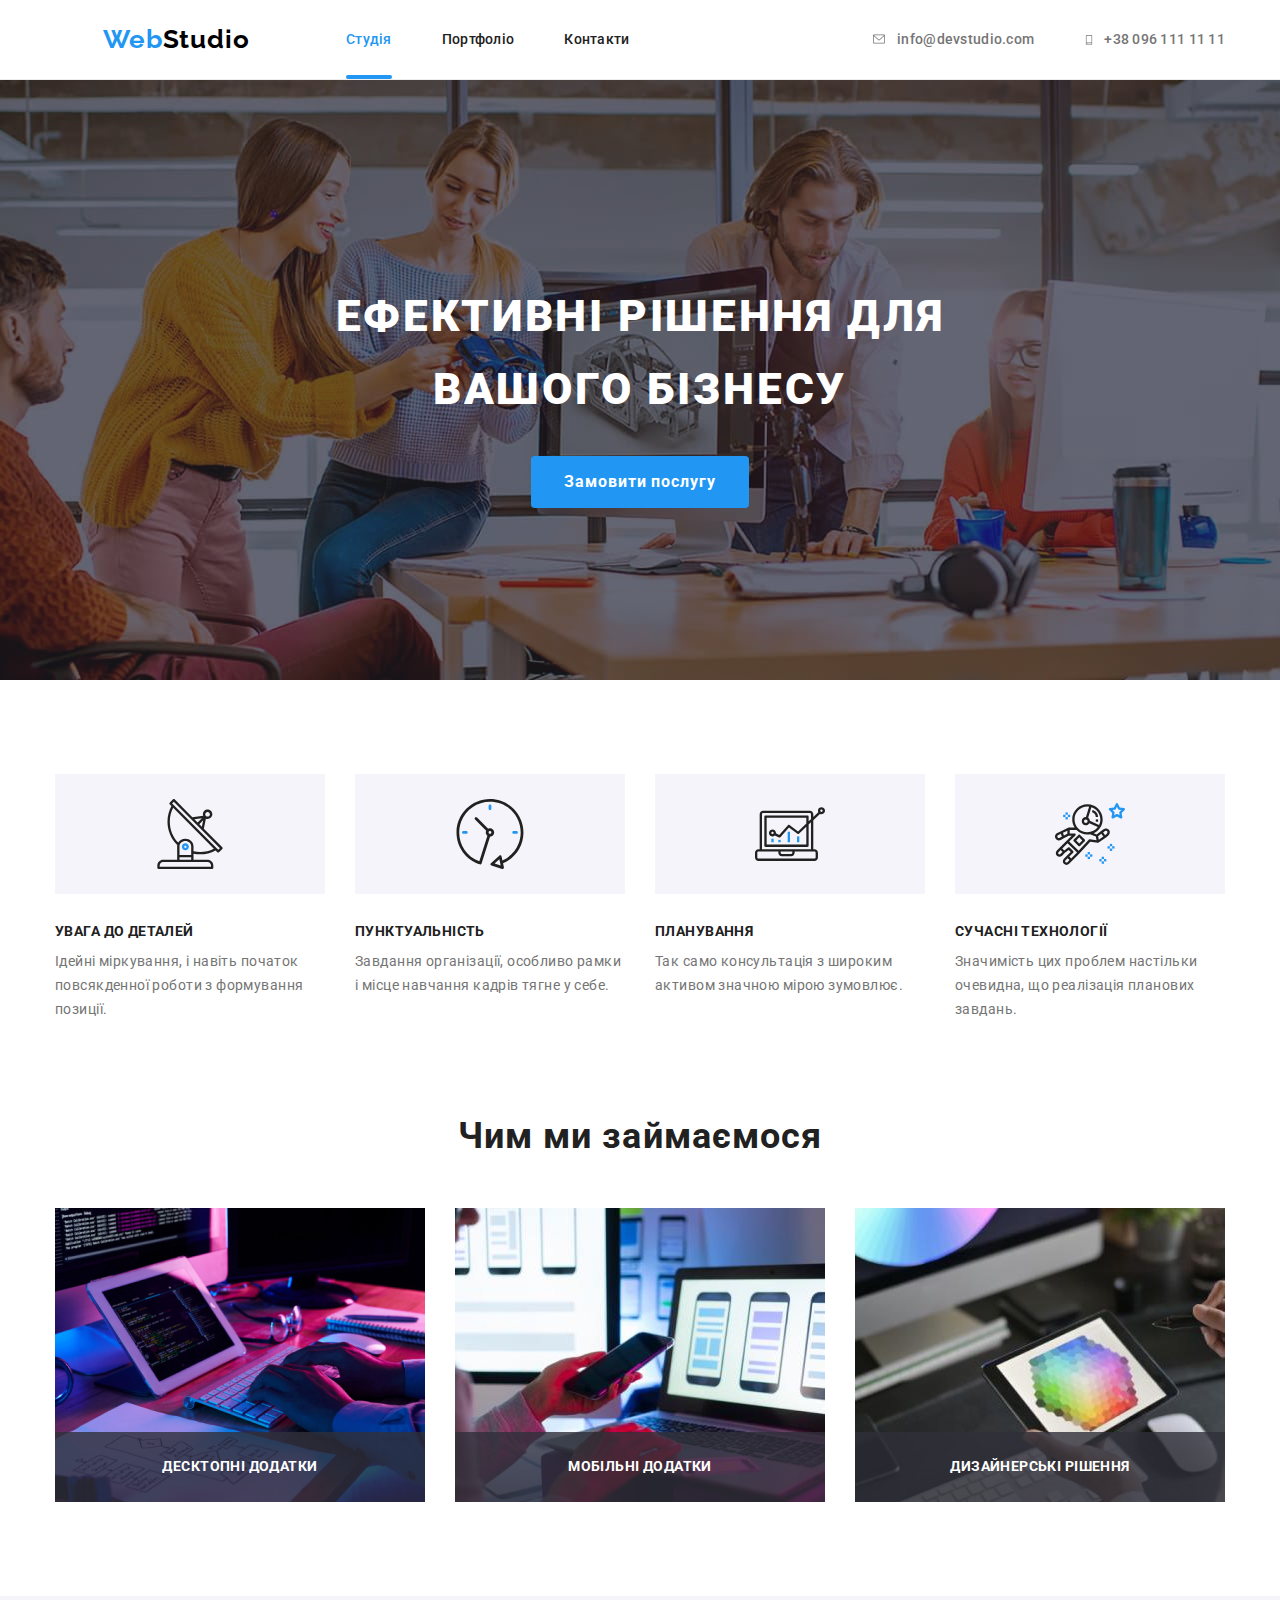
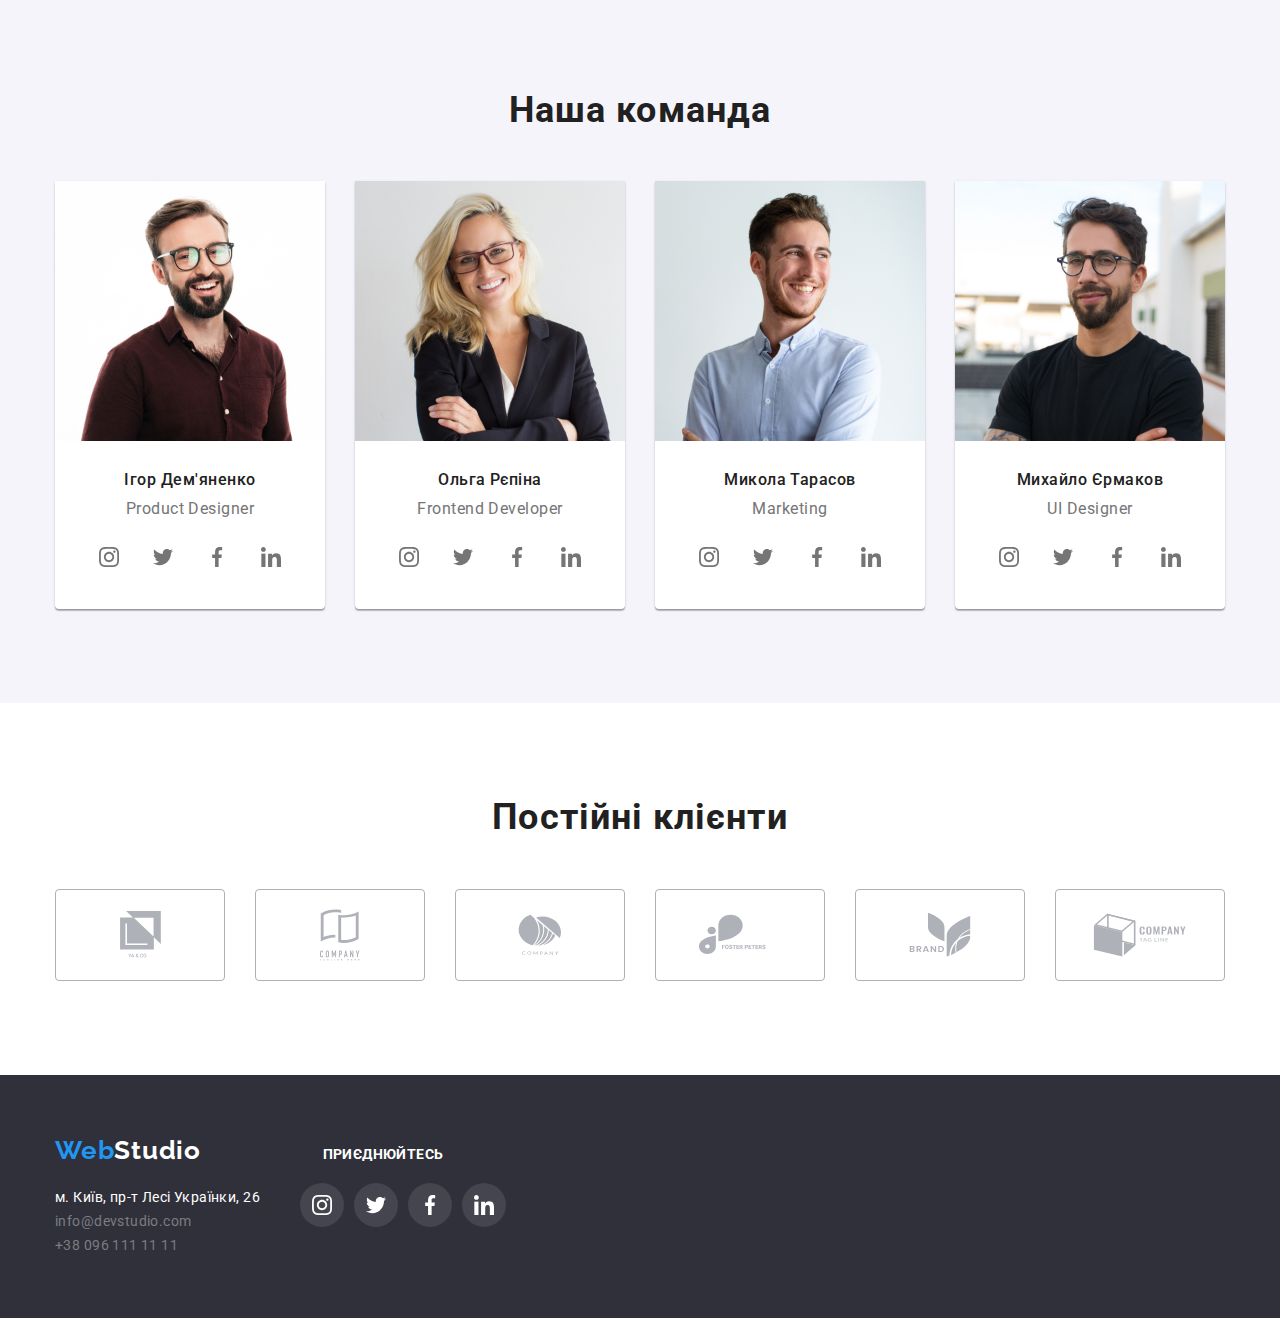
<file: index.html>
<!DOCTYPE html>
<html lang="uk">
  <head>
    <meta charset="UTF-8" />
    <meta http-equiv="X-UA-Compatible" content="IE=edge" />
    <meta name="viewport" content="width=device-width, initial-scale=1.0" />
    <title>webstudio</title>
<link rel="preconnect" href="https://fonts.googleapis.com">
<link rel="preconnect" href="https://fonts.gstatic.com" crossorigin>
<link href="https://fonts.googleapis.com/css2?family=Raleway:wght@700&family=Roboto:wght@400;500;900&display=swap"
  rel="stylesheet">
  <link rel="stylesheet" href="https://cdnjs.cloudflare.com/ajax/libs/modern-normalize/1.1.0/modern-normalize.min.css">
    <link rel="stylesheet" href="./css/style.css">
    
  </head>
  <body>
    <!-- headre -->
    <header class="header">
      <div class="conteiner-header">
       <nav class="navigation">
         <a class="logo" href="./index.html">Web<span class="logoheader">Studio</span></a>
         <ul class="list">
           <li><a class="link current" href="./index.html">Студія</a></li>
           <li><a class="link" href="./portfolio.html">Портфоліо</a></li>
           <li><a class="link" href="">Контакти</a></li>
         </ul>
       </nav>
       <div class="heder-contact">
       <ul class="list">
         <li> 
            <a class="item-header" href="mailto:info@devstudio.com">
              <svg class="icon-contact" width="16" height="12">
                <use href="./images/icons.svg#icon-envelope"></use>
              </svg>
             info@devstudio.com
            </a>
          </li>
         <li><a class="item-header" href="tel:+380961111111">
            <svg class="icon-contact" width="10" height="16">
              <use href="./images/icons.svg#icon-smartphone"></use>
            </svg> +38 096 111 11 11</a>
         </li>
       </ul>
       </div>
      </div>
    </header>
    <main>
<!-- hero -->
      <section class="hero-section">
        <div class="hero-conteiner">
         <h1 class="hero-title">Ефективні рішення для <br> вашого бізнесу</h1>
         <button class="button" type="button" data-modal-open>
          Замовити послугу
         </button>
        </div>
      </section>
<!-- benefits -->
      <section>
        <div class="conteiner">
          <h2 class="visually-hidden">benefits</h2>
         <ul class="list-benefits">

            <li>
              <div class="conteiner-icon">
                <svg width="70" height="70">
                  <use href="./images/icons.svg#icon-antenna"></use>
                </svg>
              </div>
              <h3 class="title-benefits">Увага до деталей</h3>
              <p class="discr-benefits">
                Ідейні міркування, і навіть початок повсякденної роботи з формування позиції.
              </p>
            </li>

            <li>
              <div class="conteiner-icon">
                <svg width="70" height="70">
                  <use href="./images/icons.svg#icon-clock"></use>
                </svg>
              </div>
              <h3 class="title-benefits">Пунктуальність</h3>
              <p class="discr-benefits">
                 Завдання організації, особливо рамки і місце навчання кадрів тягне у себе.
              </p>
            </li>

            <li>
              <div class="conteiner-icon">
                <svg width="70" height="70">
                  <use href="./images/icons.svg#icon-diagram"></use>
                </svg>
              </div>
              <h3 class="title-benefits">Планування</h3>
              <p class="discr-benefits">
                Так само консультація з широким активом значною мірою зумовлює.
              </p>
            </li>

            <li>
              <div class="conteiner-icon">
                <svg width="70" height="70">
                  <use href="./images/icons.svg#icon-astronaut"></use>
                </svg>
              </div>
              <h3 class="title-benefits">Сучасні технології</h3>
              <p class="discr-benefits">
                Значимість цих проблем настільки очевидна, що реалізація планових
                завдань.
              </p>
            </li>
         </ul>
        </div>
      </section>
<!-- about -->
      <section> 
        <div class="conteiner-about">
         <h2 class="title-about"> Чим ми займаємося</h2>
         <ul class="list-about">
          <li class="item-about"> 
          <img src="./images/komputer.jpg" alt="компютер" width="370">
          <div class="discr-about-title">
          <p class="discr-about">Десктопні додатки</p>
          </div>
          </li>
          <li class="item-about"> 
            <img src="./images/telefon.jpg" alt="телефон " width="370">
            <div class="discr-about-title">
              <p class="discr-about">Мобільні додатки</p>
            </div>
          </li>
          <li class="item-about"> 
            <img src="./images/laptop.jpg" alt="планшет " width="370">
            <div class="discr-about-title">
              <p class="discr-about">Дизайнерські рішення</p>
            </div>
          </li>
         </ul>
        </div>
      </section>
<!-- comand -->
      <section class="comand">
        <div class="conteiner">
         <h2 class="title-comand"> Наша команда</h2>
         <ul class="list-comand">

         <li>
          <div class="card-comand">
             <a href="">
             <img class="comand-pfoto" src="./images/ChristopherWalker.jpg" alt="фото учасника команди" width="270">
             </a>
           <h3 class="name-comand">Ігор Дем'яненко</h3>
           <p class="discr-comand">Product Designer</p>

           <ul class="list-ss">

             <li class="item-ss">
                <a class="link-ss" href="#">
                 <svg width="20" height="20">
                   <use href="./images/icons.svg#icon-instagram"></use>
                 </svg>
                </a>
             </li>

             <li class="item-ss">
                <a class="link-ss" href="#">
                  <svg width="20" height="20">
                    <use href="./images/icons.svg#icon-twitter"></use>
                  </svg>
                </a>
             </li>

             <li class="item-ss">
               <a class="link-ss" href="#">
                 <svg width="20" height="20">
                   <use href="./images/icons.svg#icon-facebook"></use>
                 </svg>
               </a>
              </li>

             <li class="item-ss">
                <a class="link-ss" href="#">
                  <svg width="20" height="20">
                    <use href="./images/icons.svg#icon-linkedin"></use>
                  </svg>
                </a>
             </li>
           </ul>
         </div>
         </li>

         <li>
           <div class="card-comand">
              <a href="">
               <img class="comand-pfoto" src="./images/KylieEvans.jpg" alt="фото учасника команди" width="270">
              </a>
              <h3 class="name-comand">Ольга Рєпіна</h3>
              <p class="discr-comand">Frontend Developer</p>

              <ul class="list-ss">
                <li class="item-ss">
                  <a class="link-ss" href="#">
                    <svg width="20" height="20">
                      <use href="./images/icons.svg#icon-instagram"></use>
                    </svg>
                  </a>
                </li>

                <li class="item-ss">
                  <a class="link-ss" href="#">
                    <svg width="20" height="20">
                      <use href="./images/icons.svg#icon-twitter"></use>
                    </svg>
                  </a>
                </li>

                <li class="item-ss">
                  <a class="link-ss" href="#">
                    <svg width="20" height="20">
                      <use href="./images/icons.svg#icon-facebook"></use>
                    </svg>
                  </a>
                </li>

                <li class="item-ss">
                  <a class="link-ss" href="#">
                    <svg width="20" height="20">
                      <use href="./images/icons.svg#icon-linkedin"></use>
                    </svg>
                  </a>
                </li>
              </ul>
            </div>
         </li>

         <li>
           <div class="card-comand">
              <a href="">
               <img class="comand-pfoto" src="./images/RyanHarris.jpg" alt="фото учасника команди" width="270">
              </a>
              <h3 class="name-comand">Микола Тарасов</h3>
              <p class="discr-comand">Marketing</p>

              <ul class="list-ss">
                <li class="item-ss">
                  <a class="link-ss" href="#">
                    <svg width="20" height="20">
                      <use href="./images/icons.svg#icon-instagram"></use>
                    </svg>
                  </a>
                </li>

                <li class="item-ss">
                  <a class="link-ss" href="#">
                    <svg width="20" height="20">
                      <use href="./images/icons.svg#icon-twitter"></use>
                    </svg>
                  </a>
                </li>

                <li class="item-ss">
                  <a class="link-ss" href="#">
                    <svg width="20" height="20">
                      <use href="./images/icons.svg#icon-facebook"></use>
                    </svg>
                  </a>
                </li>

                <li class="item-ss">
                  <a class="link-ss" href="#">
                    <svg width="20" height="20">
                      <use href="./images/icons.svg#icon-linkedin"></use>
                    </svg>
                  </a>
                </li>
              </ul>
           </div>
         </li>

         <li>
           <div class="card-comand">
             <a href="">
              <img class="comand-pfoto" src="./images/TyleMoore.jpg" alt="фото учасника команди" width="270">
             </a>
             <h3 class="name-comand">Михайло Єрмаков</h3>
             <p class="discr-comand">UI Designer</p>

            <ul class="list-ss">
              <li class="item-ss">
                <a class="link-ss" href="#">
                  <svg width="20" height="20">
                    <use href="./images/icons.svg#icon-instagram"></use>
                  </svg>
                </a>
              </li>

              <li class="item-ss">
                <a class="link-ss" href="#">
                  <svg width="20" height="20">
                    <use href="./images/icons.svg#icon-twitter"></use>
                  </svg>
                </a>
              </li>

              <li class="item-ss">
                <a class="link-ss" href="#">
                  <svg width="20" height="20">
                    <use href="./images/icons.svg#icon-facebook"></use>
                  </svg>
                </a>
              </li>

              <li class="item-ss">
                <a class="link-ss" href="#">
                  <svg width="20" height="20">
                    <use href="./images/icons.svg#icon-linkedin"></use>
                  </svg>
                </a>
              </li>
            </ul>
           </div>
         </li>

         </ul>
        </div>
      </section>
<!-- clients -->
      <section>
        <div class="conteiner">
           <h2 class="title-clients">Постійні клієнти</h2>
           <ul class="list-clients">
             <li class="item-clients">
               <a class="link-clients" href="#"> 
               <svg width="41" height="46.7">
                 <use href="./images/icons.svg#icon-ya"></use>
               </svg>
               </a>
             </li>

            <li class="item-clients">
              <a class="link-clients" href="#">
                <svg width="40" height="52">
                  <use href="./images/icons.svg#icon-tagline-here"></use>
                </svg>
              </a>
            </li>

            <li class="item-clients">
              <a class="link-clients" href="#">
                <svg width="43.46" height="41.18">
                  <use href="./images/icons.svg#icon-company"></use>
                </svg>
              </a>
            </li>

            <li class="item-clients">
              <a class="link-clients" href="#">
                <svg width="84.44" height="40.62">
                  <use href="./images/icons.svg#icon-foster"></use>
                </svg>
              </a>
            </li>

            <li class="item-clients">
              <a class="link-clients" href="#">
                <svg width="62.54" height="45.43">
                  <use href="./images/icons.svg#icon-brand"></use>
                </svg>
              </a>
            </li>

            <li class="item-clients">
              <a class="link-clients" href="#">
                <svg width="93.79" height="43.93">
                  <use href="./images/icons.svg#icon-tag-line"></use>
                </svg>
              </a>
            </li>
           </ul>
        </div>    
      </section>

    </main>
    <!-- footer -->
    <footer class="footer">
      <div class="conteiner-footer">
        <div> 
          <a class="logo" href="./index.html">Web<span class="logofooter">Studio</span></a>
          <div class="conteiner-address">
           <address>  
             <a class="adress" href="https://goo.gl/maps/nomMpyDYktcrUSkX7" target="_blank"
              rel="noopener noreferrer nofollow">м. Київ, пр-т Лесі Українки, 26</a>
             <ul class="list-footer">
              <li><a class="mail-footer" href="mailto:info@devstudio.com"> info@devstudio.com</a></li>
              <li><a class="tel-footer" href="tel:+380961111111"> +38 096 111 11 11</a></li>
             </ul>
           </address>
          </div>
        </div>
        <div>
          <h2 class="title-footer-link">приєднюйтесь</h2>
          <ul class="footer-list-ss">
            <li class="footer-item-ss">
              <a class="footer-link-ss" href="#">
                <svg width="20" height="20">
                  <use href="./images/icons.svg#icon-instagram"></use>
                </svg>
              </a>
            </li>

            <li class="footer-item-ss">
              <a class="footer-link-ss" href="#">
                <svg width="20" height="20">
                  <use href="./images/icons.svg#icon-twitter"></use>
                </svg>
              </a>
            </li>

            <li class="footer-item-ss">
              <a class="footer-link-ss" href="#">
                <svg width="20" height="20">
                  <use href="./images/icons.svg#icon-facebook"></use>
                </svg>
              </a>
            </li>

            <li class="footer-item-ss">
              <a class="footer-link-ss" href="#">
                <svg width="20" height="20">
                  <use href="./images/icons.svg#icon-linkedin"></use>
                </svg>
              </a>
            </li>
        </div>
      </div>
    </footer>
    <div class="backdrop is-hidden" data-modal>
      <div class="modal">
        <button class="close" type="button" data-modal-close> 
        <svg class="icon-close"  width="18" height="18">
          <use  href="./images/icons.svg#icon-close"  ></use>
        </svg>  
        </button>
      </div>
    </div>
    <script src="./js/modal.js"></script>
  </body>
  

  
</html>
</file>
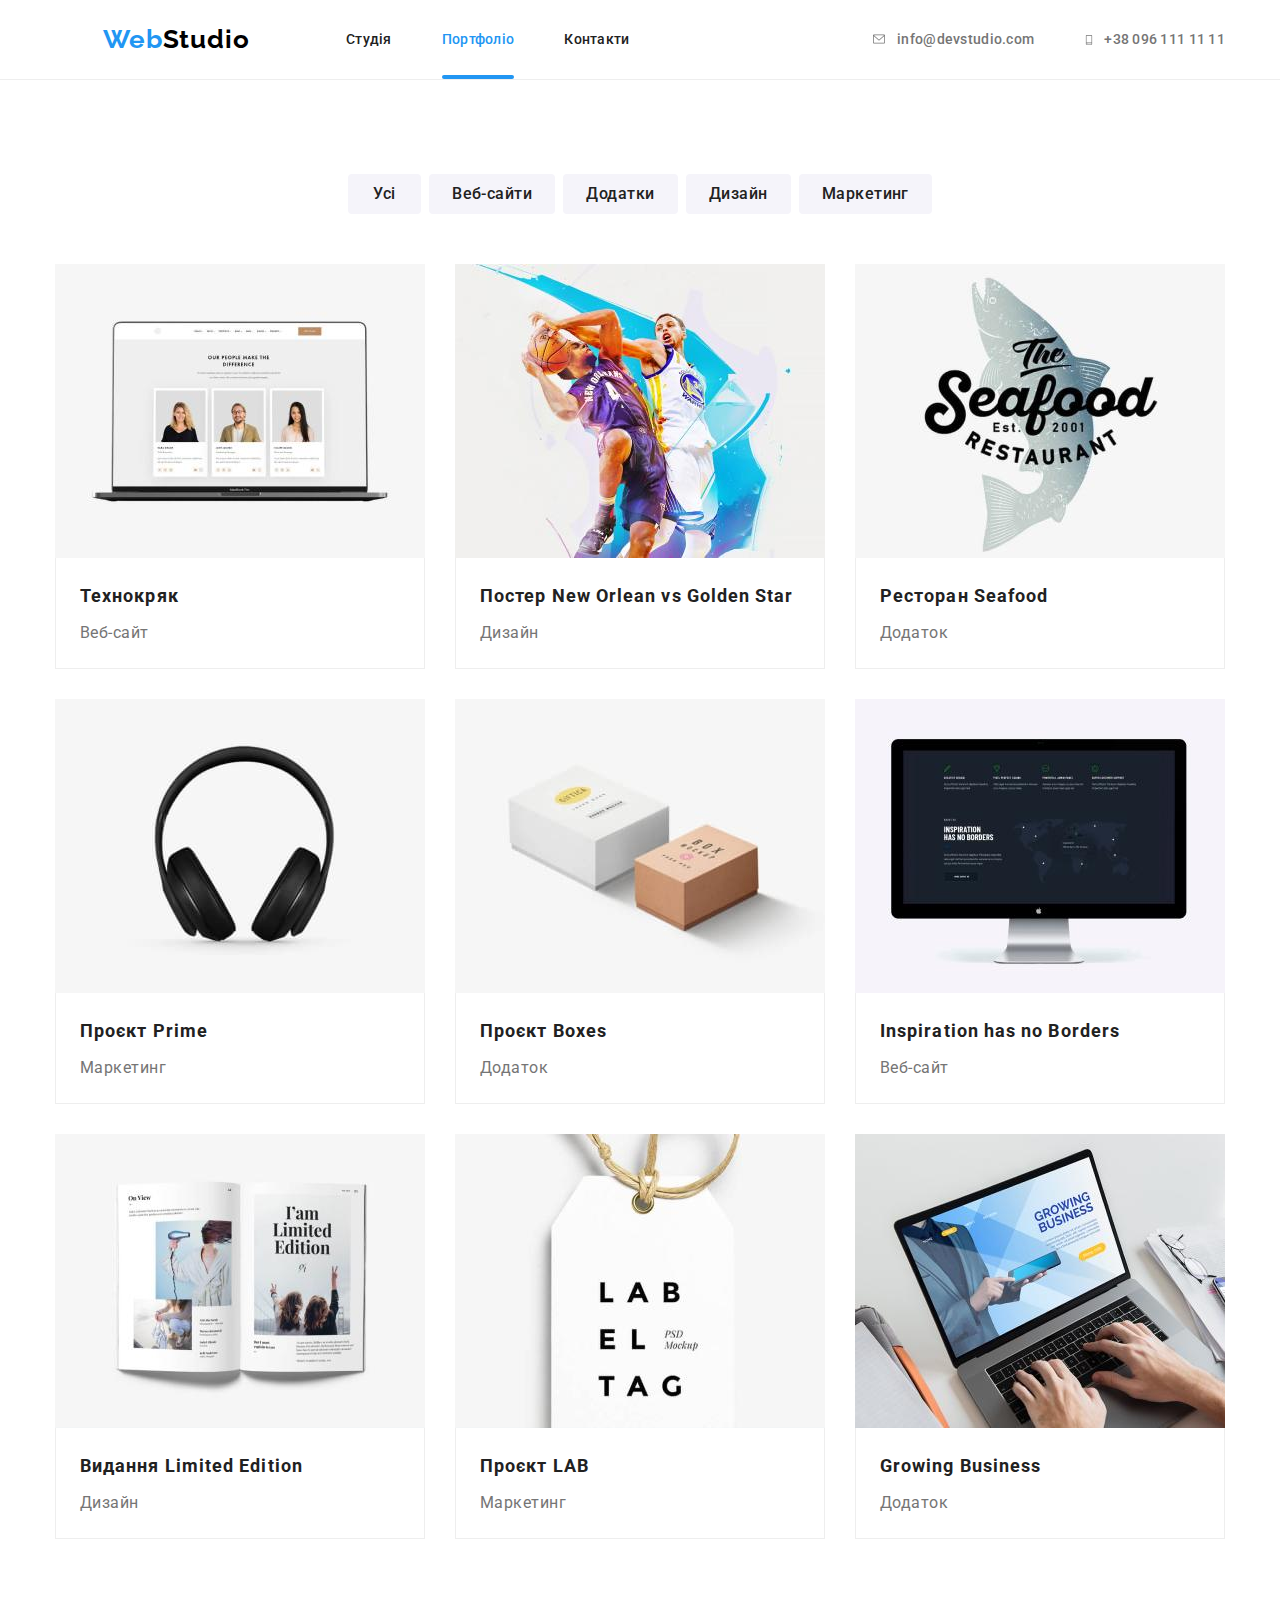
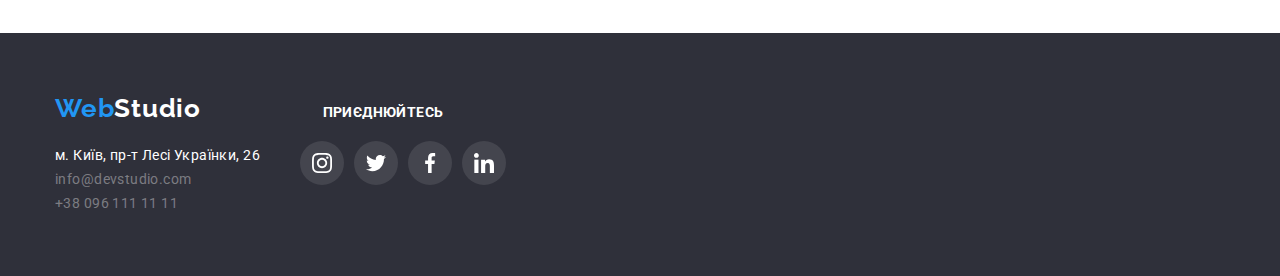
<file: portfolio.html>
<!DOCTYPE html>
<html lang="uk">
<head>
    <meta charset="UTF-8">
    <meta http-equiv="X-UA-Compatible" content="IE=edge">
    <meta name="viewport" content="width=device-width, initial-scale=1.0">
    <title>Document</title>
    <link rel="preconnect" href="https://fonts.googleapis.com">
    <link rel="preconnect" href="https://fonts.gstatic.com" crossorigin>
    <link href="https://fonts.googleapis.com/css2?family=Raleway:wght@700&family=Roboto:wght@400;500;900&display=swap"
      rel="stylesheet">
      <link rel="stylesheet" href="https://cdnjs.cloudflare.com/ajax/libs/modern-normalize/1.1.0/modern-normalize.min.css">
    <link rel="stylesheet" href="./css/style.css">
</head>
<body>
  <!-- header -->
    <header class="header">
      <div class="conteiner-header">
        <nav class="navigation">
          <a class="logo" href="./index.html">Web<span class="logoheader">Studio</span></a>
          <ul class="list">
            <li><a class="link" href="./index.html">Студія</a></li>
            <li><a class="link current" href="./portfolio.html">Портфоліо</a></li>
            <li><a class="link" href="">Контакти</a></li>
          </ul>
        </nav>
        <div class="heder-contact">
          <ul class="list">
            <li>
              <a class="item-header" href="mailto:info@devstudio.com">
                <svg class="icon-contact" width="16" height="12">
                  <use href="./images/icons.svg#icon-envelope"></use>
                </svg>
                info@devstudio.com
              </a>
            </li>
            <li><a class="item-header" href="tel:+380961111111">
                <svg class="icon-contact" width="10" height="16">
                  <use href="./images/icons.svg#icon-smartphone"></use>
                </svg> +38 096 111 11 11</a>
            </li>
          </ul>
        </div>
      </div>
    </header>

  <main>
<!-- portfolio -->
        <section>
          <div class="conteiner">
            <h1 class="visually-hidden">projects</h1>
            <ul class="list-filtr">
                <li > <button class="button-filtr" type="button">Усі</button></li>
                <li> <button class="button-filtr" type="button">Веб-сайти</button></li>
                <li> <button class="button-filtr" type="button">Додатки</button></li>
                <li> <button class="button-filtr" type="button">Дизайн</button></li>
                <li> <button class="button-filtr" type="button">Маркетинг</button></li>
            </ul>
            <ul class="list-projects">
                <li class="project-item">
                  <div class="card-project">
                    
                    <a class="card-content" href="#">
                    <div class="thumb">
                     <img  src="./images/portfolioweb.jpg"
                      alt="ноутбук" width="370" > 
                        <div class="overlay">
                        
                          <p class="overlay-discr">Ресурс пропонує
                            комплексні пропозиції з різним рівнем
                            функціоналу та сервісів.
                            Все це дозволить відвідувачу отримати
                            вичерпні відомості про компанію чи приватну особу.
                          </p>
                        </div>
                    </div>
          
                    </div>
                     <div class="card-project-discr">
                       <h2  class="card-title">Технокряк</h2>
                       <p class="card-discr">Веб-сайт</p>
                      </div>
                    </a>
                  </li>

                  <li class="project-item">
                    <div class="card-project">
                      <a class="card-content" href="#">
                        <div class="thumb">
                         <img src="./images/poster.jpg" alt="баскетболісти" width="370">
                        
                         <div class="overlay">
                        
                            <p class="overlay-discr">Ресурс пропонує
                              комплексні пропозиції з різним рівнем
                              функціоналу та сервісів.
                              Все це дозволить відвідувачу отримати
                              вичерпні відомості про компанію чи приватну особу.
                            </p>
                         </div>
                        </div>

                       <div class="card-project-discr">
                         <h2 class="card-title">Постер New Orlean vs Golden Star</h2>
                         <p class="card-discr">Дизайн</p>
                       </div>
                      </a>
                    </div>
                  </li>

                  <li class="project-item">
                    <div class="card-project">
                      <a class="card-content" href="#">
                        <div class="thumb">
                          <img src="./images/restoran.jpg" alt="постерресторана" width="370">
                          <div class="overlay">
                            <p class="overlay-discr">Ресурс пропонує
                              комплексні пропозиції з різним рівнем
                              функціоналу та сервісів.
                              Все це дозволить відвідувачу отримати
                              вичерпні відомості про компанію чи приватну особу.
                            </p>
                          </div>
                        </div>
                          <div class="card-project-discr">
                            <h2 class="card-title">Ресторан Seafood</h2>
                            <p class="card-discr">Додаток</p>
                          </div>
                      </a>
                    </div>

                  </li>
                  <li class="project-item">
                    <div class="card-project">
                      <a class="card-content" href="#">
                        <div class="thumb">
                         <img src="./images/prime.jpg" alt="навушники" width="370">
                        
                         <div class="overlay">
                        
                           <p class="overlay-discr">Ресурс пропонує
                             комплексні пропозиції з різним рівнем
                             функціоналу та сервісів.
                             Все це дозволить відвідувачу отримати
                             вичерпні відомості про компанію чи приватну особу.
                           </p>
                          </div>
                        </div>

                       <div class="card-project-discr">
                         <h2 class="card-title">Проєкт Prime</h2>
                         <p class="card-discr">Маркетинг</p>
                       </div>
                      </a>
                    </div>
                  </li>

                  <li class="project-item">
                    <div class="card-project">
                      <a class="card-content" href="#">
                        <div class="thumb">
                          <img src="./images/box.jpg" alt="дві коробки" width="370">
                          <div class="overlay">
                            
                            <p class="overlay-discr">Ресурс пропонує
                              комплексні пропозиції з різним рівнем
                              функціоналу та сервісів.
                              Все це дозволить відвідувачу отримати
                              вичерпні відомості про компанію чи приватну особу.
                            </p>
                           </div>
                        </div>

                       <div class="card-project-discr">
                         <h2 class="card-title">Проєкт Boxes</h2>
                         <p class="card-discr">Додаток</p>
                       </div>
                      </a>
                    </div>
                  </li>

                  <li class="project-item">
                    <div class="card-project">
                      <a class="card-content" href="#">
                        <div class="thumb">
                         <img src="./images/inspiration.jpg" alt="ноутбук" width="370">

                         <div class="overlay">
                         
                           <p class="overlay-discr">Ресурс пропонує
                             комплексні пропозиції з різним рівнем
                             функціоналу та сервісів.
                             Все це дозволить відвідувачу отримати
                             вичерпні відомості про компанію чи приватну особу.
                           </p>
                         </div>
                        </div>

                       <div class="card-project-discr">
                         <h2 class="card-title">Inspiration has no Borders</h2>
                         <p class="card-discr">Веб-сайт</p>
                       </div>
                      </a>
                    </div>
                  </li>

                  <li class="project-item">
                    <div class="card-project">
                      <a class="card-content" href="#">
                        <div class="thumb">
                          <img src="./images/limitededition.jpg" alt="книга" width="370">

                          <div class="overlay">
                          
                            <p class="overlay-discr">Ресурс пропонує
                              комплексні пропозиції з різним рівнем
                              функціоналу та сервісів.
                              Все це дозволить відвідувачу отримати
                              вичерпні відомості про компанію чи приватну особу.
                            </p>
                          </div>
                        </div>

                       <div class="card-project-discr">
                         <h2 class="card-title">Видання Limited Edition</h2>
                         <p class="card-discr">Дизайн</p>
                       </div>
                      </a>
                    </div>
                  </li>

                  <li class="project-item">
                    <div class="card-project">
                      <a class="card-content" href="#">
                        <div class="thumb">
                           <img src="./images/lab.jpg" alt="лейба" width="370">

                          <div class="overlay">
                          
                            <p class="overlay-discr">Ресурс пропонує
                              комплексні пропозиції з різним рівнем
                              функціоналу та сервісів.
                              Все це дозволить відвідувачу отримати
                              вичерпні відомості про компанію чи приватну особу.
                            </p>
                          </div>
                        </div>

                       <div class="card-project-discr">
                         <h2 class="card-title">Проєкт LAB</h2>
                         <p class="card-discr">Маркетинг</p>
                       </div>
                      </a>
                    </div>
                  </li>

                  <li class="project-item">
                    <div class="card-project">
                      <a class="card-content" href="#">
                        <div class="thumb">
                          <img src="./images/growing.jpg" alt="ноутбук" width="370">

                         <div class="overlay">
                         
                           <p class="overlay-discr">Ресурс пропонує
                             комплексні пропозиції з різним рівнем
                             функціоналу та сервісів.
                             Все це дозволить відвідувачу отримати
                             вичерпні відомості про компанію чи приватну особу.
                           </p>
                         </div>
                        </div>

                       <div class="card-project-discr">
                        <h2 class="card-title">Growing Business</h2>
                        <p class="card-discr">Додаток</p>
                       </div>
                      </a>
                    </div>
                  </li>
            </ul>
            </div>
        </section>
    </main>
    <!-- footer -->
    <footer class="footer">
      <div class="conteiner-footer">
        <div>
          <a class="logo" href="./index.html">Web<span class="logofooter">Studio</span></a>
          <div class="conteiner-address">
            <address>
              <a class="adress" href="https://goo.gl/maps/nomMpyDYktcrUSkX7" target="_blank"
                rel="noopener noreferrer nofollow">м. Київ, пр-т Лесі Українки, 26</a>
              <ul class="list-footer">
                <li><a class="mail-footer" href="mailto:info@devstudio.com"> info@devstudio.com</a></li>
                <li><a class="tel-footer" href="tel:+380961111111"> +38 096 111 11 11</a></li>
              </ul>
            </address>
          </div>
        </div>
        <div>
          <h2 class="title-footer-link">приєднюйтесь</h2>
          <ul class="footer-list-ss">
            <li class="footer-item-ss">
              <a class="footer-link-ss" href="#">
                <svg width="20" height="20">
                  <use href="./images/icons.svg#icon-instagram"></use>
                </svg>
              </a>
            </li>
            <li class="footer-item-ss">
              <a class="footer-link-ss" href="#">
                <svg width="20" height="20">
                  <use href="./images/icons.svg#icon-twitter"></use>
                </svg>
              </a>
            </li>
            <li class="footer-item-ss">
              <a class="footer-link-ss" href="#">
                <svg width="20" height="20">
                  <use href="./images/icons.svg#icon-facebook"></use>
                </svg>
              </a>
            </li>
            <li class="footer-item-ss">
              <a class="footer-link-ss" href="#">
                <svg width="20" height="20">
                  <use href="./images/icons.svg#icon-linkedin"></use>
                </svg>
              </a>
            </li>
        </div>
      </div>
    </footer>
  </body>
</html>
</file>
<file: css/style.css>
/* @font-face { */
    /* font-family: 'Raleway'; */
    /* font-style: normal; */
    /* font-weight: 700; */
    /* src: local('Raleway'), */
        /* url('../fonts/raleway-v28-latin-700.woff2') format('woff2'), */
/*         */
        /* url('../fonts/raleway-v28-latin-700.woff') format('woff'); */
   /* }     */

    /* @font-face { */
        /* font-family: 'Roboto'; */
        /* font-style: normal; */
        /* font-weight: 400; */
        /* src: local('Roboto'), */
            /* url('../fonts/roboto-v30-latin-regular.woff2') format('woff2'), */
            
            /* url('../fonts/roboto-v30-latin-regular.woff') format('woff'); */
        
    /* } */
/*  */
   
    /* @font-face { */
        /* font-family: 'Roboto'; */
        /* font-style: normal; */
        /* font-weight: 500; */
        /* src: local('Roboto'), */
            /* url('../fonts/roboto-v30-latin-500.woff2') format('woff2'), */
            
            /* url('../fonts/roboto-v30-latin-500.woff') format('woff'); */
        /* Chrome 6+, Firefox 3.6+, IE 9+, Safari 5.1+ */
    /* } */
/*  */
   
    /* @font-face { */
        /* font-family: 'Roboto'; */
        /* font-style: normal; */
        /* font-weight: 700; */
        /* src: local('Roboto'), */
            /* url('../fonts/roboto-v30-latin-700.woff2') format('woff2'), */
            /* Chrome 26+, Opera 23+, Firefox 39+ */
            /* url('../fonts/roboto-v30-latin-700.woff') format('woff'); */
        /* Chrome 6+, Firefox 3.6+, IE 9+, Safari 5.1+ */
    /* } */
/*  */
  
    /* @font-face { */
        /* font-family: 'Roboto'; */
        /* font-style: normal; */
        /* font-weight: 900; */
        /* src: local('Roboto'), */
            /* url('../fonts/roboto-v30-latin-900.woff2') format('woff2'), */
            /* url('../fonts/roboto-v30-latin-900.woff') format('woff'); */
 
    /* } */
/*  */

:root{
    --accent-color:#2196F3;
    --activ-color:#188CE8;
    --primary-text-color:#757575;
    --primary-text-second-color:#212121;
    --black-color:#000000;
    --white-color:#ffffff;
    --color-text-foter:#ffffff60;

    --color-bg-hero:#2F303A;
    --color-bg-section:#F5F5F5;
    --color-bg-ss:#F5F4FA;
    --color-border:rgba(238, 238, 238, 1);
    --color-clients:#AFB1B8;
    --color-bg-link:rgba(255, 255, 255, 0.1);
    --color-fon:rgba(47, 48, 58, 0.8);
    --accent-color-opacity:rgba(33, 150, 243, 0.9);
    --color-backdrop:rgba(0, 0, 0, 0.2);
    --color-border-modal: rgba(0, 0, 0, 0.1);
    

}

body{
    font-family: Roboto, sans-serif;
   
    color: var(--primary-text-color);
    background-color: var(--white-color);
}

*::after,
*::before {
    box-sizing: inherit;
}

img {
    display: block;
    max-width: 100%;
    height: auto;
}

.conteiner{
    width: 1200px;
    padding: 94px 15px;
    margin-left: auto;
    margin-right: auto;
    /* outline: 1px solid tomato; */
}

/* logo */
.logo{
    font-family: Raleway, sans-serif;
    font-weight: 700;
    font-size: 26px;
    line-height: 1.19;
    letter-spacing: 0.03em;
    text-decoration: none;
    color: var(--accent-color);
    
}

.logoheader{
    color: var(--black-color);
}

/* navigation */

.navigation{
    justify-content: space-around;
    align-items: center;
    flex-grow: 1;
    display: flex;
}
   
.list{
    gap:50px;
    display: flex;
    margin: 0 0;
    padding: 0 0;
    font-weight: 500;
    font-size: 14px;
    line-height: 1.14;
    letter-spacing: 0.02em;
    list-style-type: none;
    
}

.link{
    position: relative;
    padding-top: 32px;
    padding-bottom: 32px;
    color: var(--primary-text-second-color);
    text-decoration: none;
    transition: color 250ms cubic-bezier(0.4, 0, 0.2, 1);
    
}

.current{
    color: var(--accent-color);
}
.current::after{
    position: absolute;
    bottom: 0;
    left:0;
    content: '';
    width: 100%;
    height: 4px;
    background-color: var(--accent-color);
    border-radius: 2px;


}

.link:hover,
.link:focus{
    color: var(--accent-color)
}
/* header */
.header{
    
    border-bottom: 1px solid var(--color-border);
}

.conteiner-header {
    height: 79px;
    align-items: center;
    justify-content: space-between;
    display: flex;
    width: 1200px;
    padding: 32px 15px;
    margin-left: auto;
    margin-right: auto;
}
.heder-contact {
    display: flex;
    justify-content: flex-end;
    flex-grow: 1;
}

.item-header{
    text-decoration: none;
    color: var(--primary-text-color);
    display: flex;
    align-items: center;
    transition: color 250ms cubic-bezier(0.4, 0, 0.2, 1);
    
}

.item-header:hover,
.item-header:focus{
    color:var(--accent-color)
}

.icon-contact{
    fill: currentColor;
    margin-right:10px;

}

/* hero */
.hero-section{
    height: 600px;
    max-width: 1600px;
    margin: 0 auto;
    background-size: cover;
    background-repeat: no-repeat;
    background-position: center;

    text-align: center;
    color: var(--white-color);
    background-color: var(--color-bg-hero);
    background-image: linear-gradient( to right,
     rgba(47, 48, 58, 0.4),
     rgba(47, 48, 58, 0.4)),
     url(../images/hero.jpg);
    
}
.hero-conteiner{
    padding-top: 200px;
    padding-bottom: 200px ;
    width: 1200px;
    padding-left: 15px;
    padding-right: 15px;
    margin-left: auto;
    margin-right: auto;
}

.hero-title {
    margin: 0 0 30px;
    font-weight: 900;
    font-size: 44px;
    line-height: 1.66;
    letter-spacing: 0.06em;
    text-transform: uppercase;
}

.button{
    font-family: inherit;
    font-weight: 700;
    font-size: 16px;
    line-height: 1.88;
    text-align: center;
    letter-spacing: 0.06em;
    display: inline-block;
    /* min-width: 216px; */
    border-radius: 4px;
    border: 1px solid transparent;
    padding: 10px 32px;
    cursor: pointer;
    color: var(--white-color);
    background-color: var(--accent-color);
    transition: background-color 250ms cubic-bezier(0.4, 0, 0.2, 1);
}

.button:hover,
.button:focus{
    background-color:var(--activ-color);
}

/* benefits */

.visually-hidden{
 position: absolute;
 white-space: nowrap;
 width: 1px;
 height: 1px;
 overflow: hidden;
 border: 0;
 padding: 0;
 clip: rect(0 0 0 0);
 clip-path: inset(50%);
 margin: -1px;
}
.conteiner-icon{
    display: flex;
    align-items: center;
    justify-content: center;
    width: 270px;
    height: 120px;
    background-color: var(--color-bg-ss);
    margin-bottom: 30px;

}

.list-benefits{
    gap:30px;
    display: flex;
    padding: 0;
    margin: 0 0;
    list-style-type: none;
}
.title-benefits{
    margin: 0 0 10px;
    font-weight: 700;
    font-size: 14px;
    line-height: 1.14;
    letter-spacing: 0.03em;
    text-transform: uppercase;
    color:var(--primary-text-second-color);
}

.discr-benefits{
    margin: 0 0;
    font-weight: 400;
    font-size: 14px;
    line-height:1.71;
    letter-spacing: 0.03em;
}

/* about */

.conteiner-about{
    width: 1200px;
    padding: 0 15px 94px;
    margin-left: auto;
    margin-right: auto;
        /* outline: 1px solid tomato; */

}
.title-about{
    margin: 0 0 50px;
    font-weight: 700;
    font-size: 36px;
    line-height: 1.16;
    text-align: center;
    letter-spacing: 0.03em;
    color: var(--primary-text-second-color);     
}

.list-about{
    gap: 30px;
    display: flex;
    margin: 0 0;
    padding: 0;
    list-style-type: none;
}

.item-about{
    position: relative;
}

.discr-about-title{
    position: absolute;
    bottom: 0;
    display: flex;
    width: 370px;
    height: 70px;
    background-color: var(--color-fon);
}
.discr-about{
    display: flex;
    flex-grow: 1;
    justify-content: center;
    align-items: center;
    margin: 0 0;
    color:var(--white-color);
    font-weight: 700;
    font-size: 14px;
    line-height: 1.14;
    text-align: center;
    letter-spacing: 0.03em;
    text-transform: uppercase;
}
/* comand */

.comand{
    background-color: var(--color-bg-ss);
}

.title-comand{
    margin: 0 0 50px;
    font-weight: 700;
    font-size: 36px;
    line-height: 1.16;
    text-align: center;
    letter-spacing: 0.03em;
    color: var(--primary-text-second-color);
}

.list-comand{
    gap: 30px;
    display: flex;
    margin: 0 0;
    padding: 0 0;
    list-style-type: none;
}

.comand-pfoto{
    margin: 0 0 30px;
}

.name-comand{
    margin: 0 0 10px;
    font-weight: 500;
    font-size: 16px;
    line-height: 1.18;   
    letter-spacing: 0.03em;
    text-align: center;
    color:var(--primary-text-second-color);
}

.discr-comand{
    
    margin: 0 0 16px;
    font-size: 16px;
    line-height: 1.18;
    letter-spacing: 0.03em;
    text-align: center;
}

.list-ss{
    display: flex;
    justify-content: center;
    align-items: center;
    gap: 10px;
    list-style-type: none;
    padding: 0 0 30px;
    
}

.item-ss{
    width: 44px;
    height: 44px;
}

.link-ss{
    display: flex;
    justify-content: center;
    align-items: center;
    width: 100%;
    height: 100%;
    border-radius: 50%;
    fill: var(--primary-text-color);
    transition: background-color 250ms cubic-bezier(0.4, 0, 0.2, 1), fill  250ms cubic-bezier(0.4, 0, 0.2, 1) ;
}

.link-ss:hover{
    background-color: var(--accent-color);
    fill: var(--white-color);  
}
 
 .card-comand{
    box-shadow: 0px 1px 3px rgba(0, 0, 0, 0.12), 0px 1px 1px rgba(0, 0, 0, 0.14), 0px 2px 1px rgba(0, 0, 0, 0.2);
    border-radius: 0px 0px 4px 4px;
    background-color: var(--white-color);
 }

 /* clients */

 .title-clients{
    font-weight: 700;
    font-size: 36px;
    line-height: 1.16;
    text-align: center;
    letter-spacing: 0.03em;
    color: var(--primary-text-second-color);
    margin: 0 0 50px;
 }

 .list-clients{
    display: flex;
    justify-content: center;
    align-items: center;
    gap: 30px;
    list-style-type: none;
    margin: 0 0;
    padding: 0 0;
 }

 .item-clients{
    width: 170px;
    height: 92px;
 }

 .link-clients{
    display: flex;
    align-items: center;
    justify-content: center;
    width: 100%;
    height: 100%;
    fill: var(--color-clients);
    border: 1px solid var(--color-clients);
    border-radius: 4px;
    cursor: pointer;
    transition: border 250ms cubic-bezier(0.4, 0, 0.2, 1), fill 250ms cubic-bezier(0.4, 0, 0.2, 1)
 }

 .link-clients:hover{
    fill: var(--accent-color); 
    border: 1px solid var(--accent-color);
 }

/* footer */

.footer{
    background-color: var(--color-bg-hero);
}

.conteiner-footer{
    display: flex;
    align-items: baseline;
    padding-top: 60px;
    padding-bottom: 60px;
    width: 1200px;
    padding-left: 15px;
    padding-right: 15px;
    margin-left: auto;
    margin-right: auto;
}
.logofooter{
    
    font-weight: 700;
    font-size: 26px;
    line-height: 1.19;   
    letter-spacing: 0.03em;
    color:var(--white-color);
}

.conteiner-address{
    margin: 20px 0 0;
}

.adress{
   
    font-style: normal;
    font-weight: 400;
    font-size: 14px;
    line-height: 1.71;   
    letter-spacing: 0.03em;
    text-decoration: none;
    color: var(--white-color);
}

.list-footer{
    margin: 0;
    padding: 0 0 ;
    list-style-type: none;
    
}
.mail-footer,
.tel-footer{
    font-style: normal;
    font-weight: 400;
    font-size: 14px;
    line-height: 1.71;   
    letter-spacing: 0.03em;
    color: var(--color-text-foter);
    text-decoration: none;
}

.title-footer-link{
    font-weight: 700;
    font-size: 14px;
    line-height: 1.14;
    letter-spacing: 0.03em;
    text-transform: uppercase;
    text-align: center;
    color: var(--white-color);
    margin: 0 0 20px;
}

.footer-list-ss {
    display: flex;
    justify-content: center;
    align-items: center;
    margin: 0 0;
    gap: 10px;
    list-style-type: none;
}

.footer-item-ss {
    width: 44px;
    height: 44px;
}

.footer-link-ss {
    display: flex;
    justify-content: center;
    align-items: center;
    width: 100%;
    height: 100%;
    border-radius: 50%;
    background-color: var(--color-bg-link);
    fill: var(--white-color);
    transition: background-color 250ms cubic-bezier(0.4, 0, 0.2, 1);
}

.footer-link-ss:hover {
    background-color: var(--accent-color);
}
/* стилі для портфоліо */

/* фільтри */
.list-filtr{
    display: flex;
    align-items: center;
    justify-content: center;
    gap:8px;
    list-style-type: none;
    padding: 0 0;
    margin: 0 0 50px;

}

.button-filtr{
    font-family: inherit;
    font-weight: 500;
    font-size: 16px;
    line-height: 1.62;
    text-align: center;
    letter-spacing: 0.03em;
    color:var(--primary-text-second-color);
    background-color: var(--color-bg-ss);
    border-radius: 4px;
    border:1px solid transparent;
    cursor: pointer;
    padding: 6px 22px;
    min-width: 73px;
    transition: color 250ms cubic-bezier(0.4, 0, 0.2, 1), 
    background-color 250ms cubic-bezier(0.4, 0, 0.2, 1), 
    box-shadow 250ms cubic-bezier(0.4, 0, 0.2, 1) ;
}
.button-filtr :first-child{
    padding: 6px 25px;
}

.button-filtr:hover,
.button-filtr:focus{
    color: var(--white-color);
    background-color: var(--accent-color);
    box-shadow: 0px 3px 1px rgba(0, 0, 0, 0.1), 0px 1px 2px rgba(0, 0, 0, 0.08), 0px 2px 2px rgba(0, 0, 0, 0.12);
}

/* проекти */
.list-projects{
    
    padding: 0;
    margin: 0;
    display: flex;
    gap: 30px;
    flex-wrap: wrap;
    list-style-type: none;
}

.project-item{
    
    width: calc((100% - 60px) / 3);
    transition: box-shadow  250ms cubic-bezier(0.4, 0, 0.2, 1) ;
}
.card-content{
    background-color: var(--accent-color);
    overflow: hidden;
    text-decoration: none;
    color: var(--primary-text-color);
}

.project-item:hover{
    box-shadow: 0px 1px 1px rgba(0, 0, 0, 0.12), 
    0px 4px 4px rgba(0, 0, 0, 0.06), 
    1px 4px 6px rgba(0, 0, 0, 0.16);
}



.card-project-discr {
    padding: 20px 24px;
    border-bottom: 1px solid var(--color-border);
    border-left: 1px solid var(--color-border);
    border-right: 1px solid var(--color-border);
}

.card-title{
    margin: 0 0 4px;
    font-weight: 700;
    font-size: 18px;
    line-height: 2;   
    letter-spacing: 0.06em;
    color: var(--primary-text-second-color);
        
}

.card-discr{
    margin: 0 0;
    font-size: 16px;
    line-height: 1.88;
    letter-spacing: 0.03em;
    
}
.card-project{
           
   /* outline: 1px solid tomato; */
}

.thumb{
    position: relative;
    overflow: hidden;
    top:0;
    left:0;
}

.overlay{ 
    position: absolute;
    top: 0;
    left: 0;
    width: 100%;
    height: 100%;
    background-color: var(--accent-color-opacity);
    transform: translatey(100%);
    transition: transform 250ms cubic-bezier(0.4, 0, 0.2, 1);  
}

.project-item:hover .overlay{
    transform: translatey(0);
   
}
.overlay-discr{
    font-size: 18px;
    line-height: 1.56;
    letter-spacing: 0.03em;
    color: var(--white-color);
    margin: 0;
    padding: 63px 18px;  
}

/* modal */

.backdrop{
    position: fixed;
    top:0;
    left: 0;
    width: 100%;
    height: 100%;
    background-color:var(--color-backdrop) ;
    opacity: 1;
    transition: opacity 250ms cubic-bezier(0.4, 0, 0.2, 1);
}

.backdrop.is-hidden .modal{
transform: translate(-50%, -50%) scale(0.2);
}

.modal{
    position: absolute;
    top:50%;
    left:50%;
    transform:translate(-50%, -50%) scale(1);
    transition: transform 250ms cubic-bezier(0.4, 0, 0.2, 1);
    max-width: 528px;
    max-height: 581px;
    width: 100%;
    height: 100%;
    background-color: var(--white-color);
}

.is-hidden{
    opacity: 0;
    visibility: hidden;
    pointer-events: none;
}
.close{
    display: flex;
    justify-content: center;
    align-items: center;
    position: absolute;
    top: 8px;
    right: 8px;
    width: 30px;
    height: 30px;
    background-color: var(--white-color);
    color: var(--black-color);
    border-radius: 50%;
    border: 1px solid var(--color-border-modal);
}
.icon-close{
    fill: currentColor;
}
</file>
